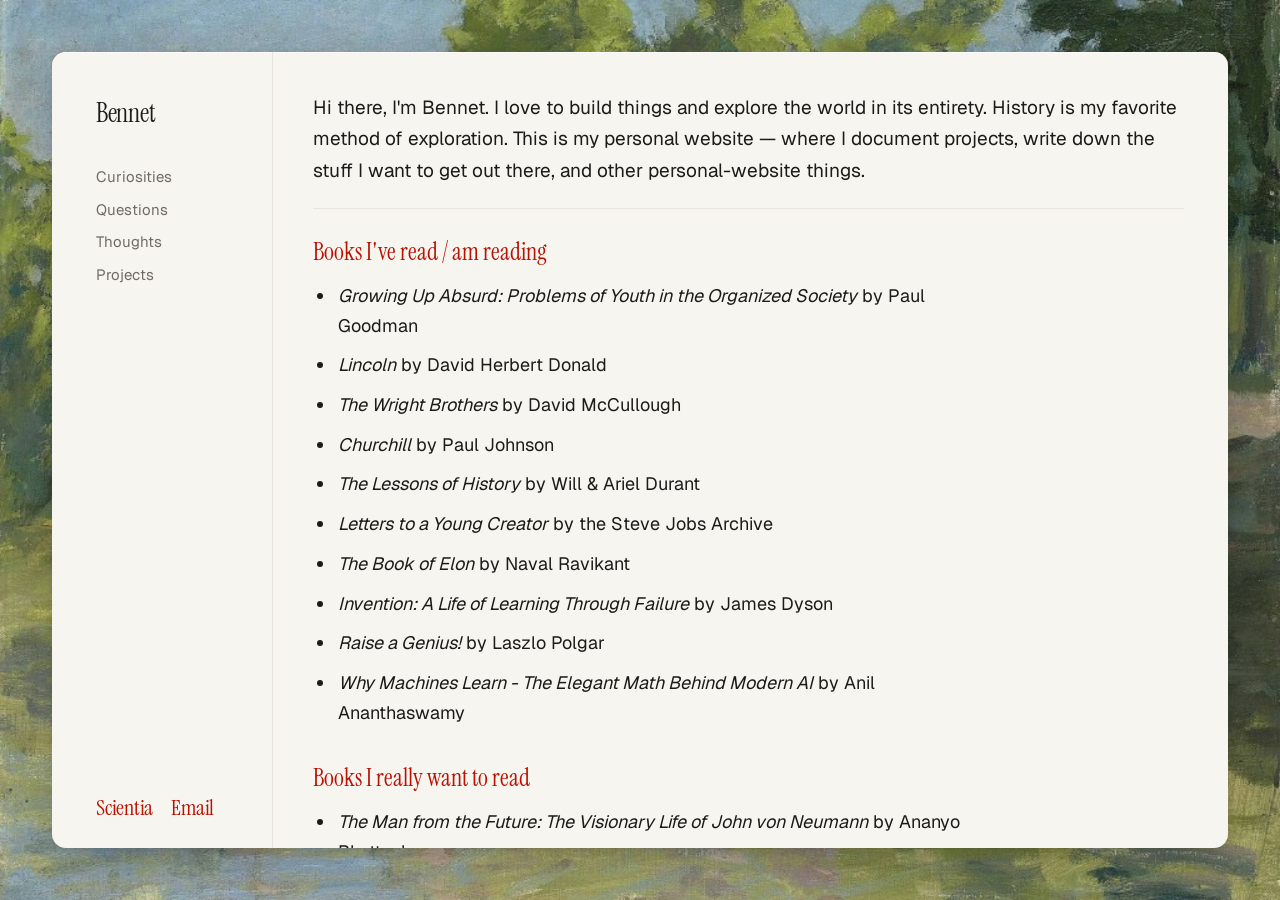
<file: index.html>
<!doctype html>
<html lang="en">
<head>
  <meta charset="utf-8">
  <meta name="viewport" content="width=device-width, initial-scale=1">
  <!-- Change "Benn" everywhere to whatever you want shown. -->
  <title>Bennet</title>
  <link rel="stylesheet" href="style.css">
</head>
<body>
  <div class="layout">

    <!-- ===== Sidebar (the same block appears on every page) ===== -->
    <aside class="sidebar">
      <div class="site-name"><a href="index.html">Bennet</a></div>
      <nav class="nav">
        <a href="curiosities.html">Curiosities</a>
        <a href="questions.html">Questions</a>
        <a href="thoughts.html">Thoughts</a>
        <a href="projects.html">Projects</a>
      </nav>
      <div class="company-link"><a href="https://scientia.bennetsc.com">Scientia</a><a href="mailto:bennet@bennetsc.com">Email</a></div>
    </aside>

    <!-- ===== Page content ===== -->
    <main class="content">
      <p class="lede">Hi there, I'm Bennet. I love to build things and explore the world in its entirety. History is my favorite method of exploration. This is my personal website — where I document projects, write down the stuff I want to get out there, and other personal-website things.</p>

      <section class="about-section">
        <h2>Books I've read / am reading</h2>
        <ul>
          <li><em>Growing Up Absurd: Problems of Youth in the Organized Society</em> by Paul Goodman</li>
          <li><em>Lincoln</em> by David Herbert Donald</li>
          <li><em>The Wright Brothers</em> by David McCullough</li>
          <li><em>Churchill</em> by Paul Johnson</li>
          <li><em>The Lessons of History</em> by Will &amp; Ariel Durant</li>
          <li><em>Letters to a Young Creator</em> by the Steve Jobs Archive</li>
          <li><em>The Book of Elon</em> by Naval Ravikant</li>
          <li><em>Invention: A Life of Learning Through Failure</em> by James Dyson</li>
          <li><em>Raise a Genius!</em> by Laszlo Polgar</li>          
          <li><em>Why Machines Learn - The Elegant Math Behind Modern AI</em> by Anil Ananthaswamy</li>

        </ul>
      </section>

      <section class="about-section">
        <h2>Books I really want to read</h2>
        <ul>
          <li><em>The Man from the Future: The Visionary Life of John von Neumann</em> by Ananyo Bhattacharya</li>
          <li><em>The Decline and Fall of the Roman Empire</em>, volumes 1–6, by Edward Gibbon</li>
          <li><em>Genius: The Life and Science of Richard Feynman</em> by James Gleick</li>
          <li><em>The Wealth of Nations</em> by Adam Smith</li>
          <li><em>Storm of Steel</em> by Ernst Jünger</li>
          <li><em>American Prometheus: The Triumph and Tragedy of J. Robert Oppenheimer</em> by Kai Bird</li>
          <li><em>What Do You Care What Other People Think?: Further Adventures of a Curious Character</em> by Richard P. Feynman</li>
          <li><em>John Adams</em> by David McCullough</li>
          <li><em>History Matters</em> by David McCullough</li>
        </ul>
      </section>

      <section class="about-section">
        <h2>Favorite Podcasts</h2>
        <ul>
          <li>Founders</li>
          <li>David Senra</li>
          <li>Hardcore History</li>
          <li>Acquired</li>
          <li>Life of Caesar by Cameron Reilly & Ray Harris</li>
          <li>The Plutarch Podcast</li>

        </ul>
      </section>

      <section class="about-section">
        <h2>Fascinating People</h2>
        <ul>
          <li>Richard P. Feynman</li>
          <li>Claude Shannon</li>
          <li>Alexander the Great</li>
          <li>J. Robert Oppenheimer</li>
          <li>Napoleon Bonaparte</li>
          <li>Wilbur &amp; Orville Wright</li>
          <li>Edwin Land</li>
          <li>Jesus</li>
          <li>Will Durant</li>
          <li>Bill Gates</li>
          <li>John D. Rockefeller</li>
          <li>Abraham Lincoln</li>
          <li>Patrick Collison</li>
          <li>Winston Churchill</li>
          <li>Isaac Newton</li>
          <li>James Dyson</li>
          <li>George Washington</li>
          <li>Elon Musk</li>
          <li>Palmer Luckey</li>
        </ul>
      </section>

      <section class="about-section">
        <h2>Life philosophy</h2>
        <ul class="philosophy">
          <li><strong>Be kind.</strong> Make somebody's day better. Treat them better than anybody has ever treated them before.</li>
          <li><strong>Be default happy.</strong> There is absolutely no upside in being miserable, and there is only gain in being happy.</li>
          <li><strong>Be useful.</strong> Do or make something that would improve the life of somebody, somewhere.</li>
          <li><strong>Be different.</strong> Stop copying the crowd. Introduce a new, unique way of experiencing life. It makes you special.</li>
          <li><strong>Think independently and reason into belief.</strong> Just because the herd is jumping off a cliff doesn't make it right.</li>
          <li><strong>Conform.</strong> It is important to be harmonious on a minimal foundation with society, or else society doesn't work.</li>
          <li><strong>Be curious. Be curious. Be curious.</strong> Being curious about everything widens your understanding exponentially.</li>
          <li><strong>Read!</strong> Read a fucking history book. You do not know <em>anything</em> about life unless you've read history books.</li>
          <li><strong>Focus.</strong> Focus on the important things in life. Focus on your goal. Limit what you pursue to just three goals.</li>
          <li><strong>Family.</strong> One of those goals should be your family. There exists no better experience in life than a loving family.</li>
          <li><strong>Purpose.</strong> Have a purpose in life. People with no purpose slowly wither away a miserable and useless existence.</li>
          <li><strong>Help.</strong> Always help anybody and everybody when you can. It is both self-fulfilling and improves a person's life.</li>
        </ul>
      </section>
    </main>

  </div>
</body>
</html>
</file>
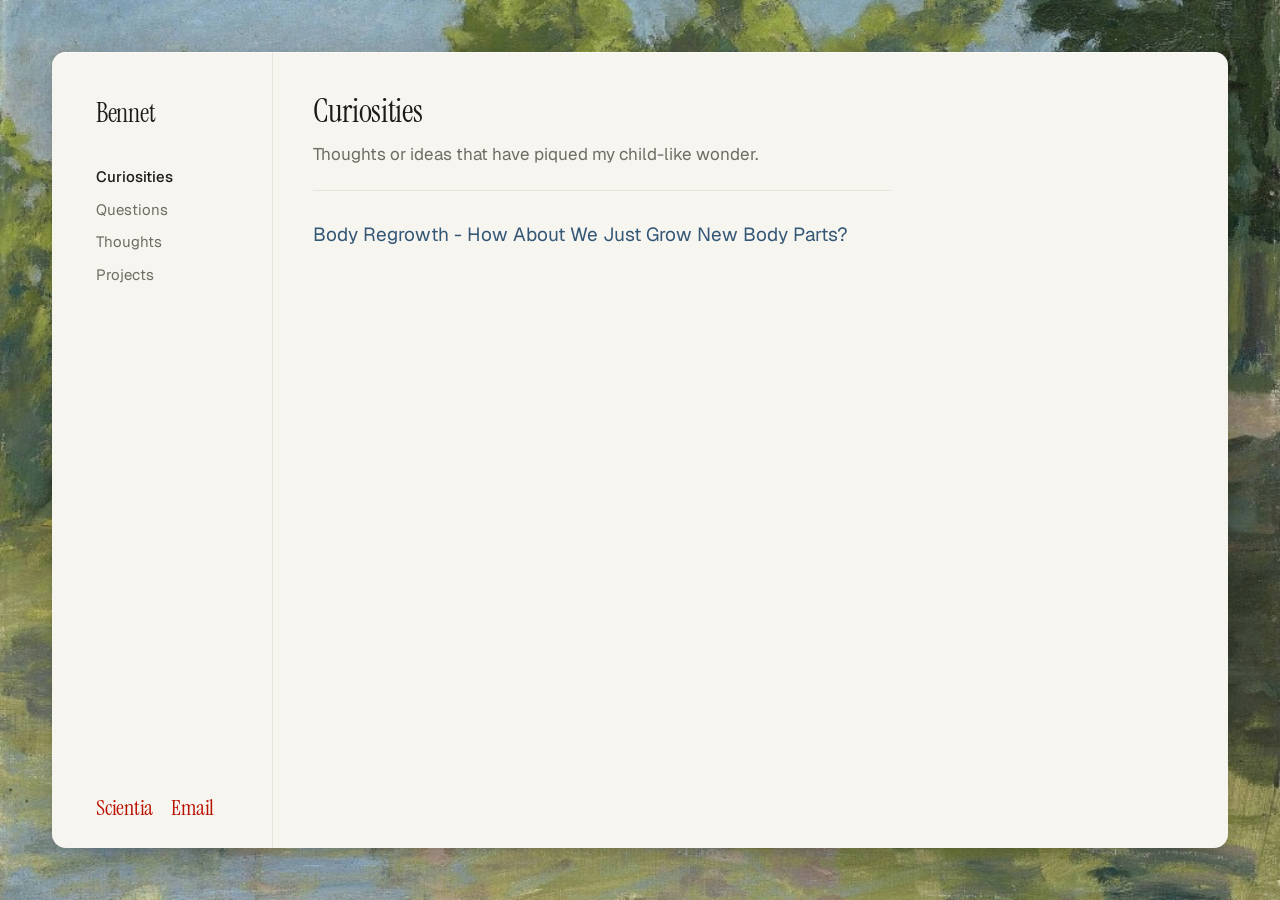
<file: curiosities.html>
<!doctype html>
<html lang="en">
<head>
  <meta charset="utf-8">
  <meta name="viewport" content="width=device-width, initial-scale=1">
  <title>Curiosities — Benn</title>
  <link rel="stylesheet" href="style.css">
</head>
<body>
  <div class="layout">

    <aside class="sidebar">
      <div class="site-name"><a href="index.html">Bennet</a></div>
      <nav class="nav">
        <a href="curiosities.html" class="active">Curiosities</a>
        <a href="questions.html">Questions</a>
        <a href="thoughts.html">Thoughts</a>
        <a href="projects.html">Projects</a>
      </nav>
      <div class="company-link"><a href="https://scientia.bennetsc.com">Scientia</a><a href="mailto:bennet@bennetsc.com">Email</a></div>
    </aside>

    <main class="content">
      <h1>Curiosities</h1>
      <p class="description">Thoughts or ideas that have piqued my child-like wonder.</p>

      <ul class="essays">
        <li><a href="Essays/body_regrowth.html">Body Regrowth - How About We Just Grow New Body Parts?</a></li>
      </ul>
    </main>

  </div>
</body>
</html>
</file>
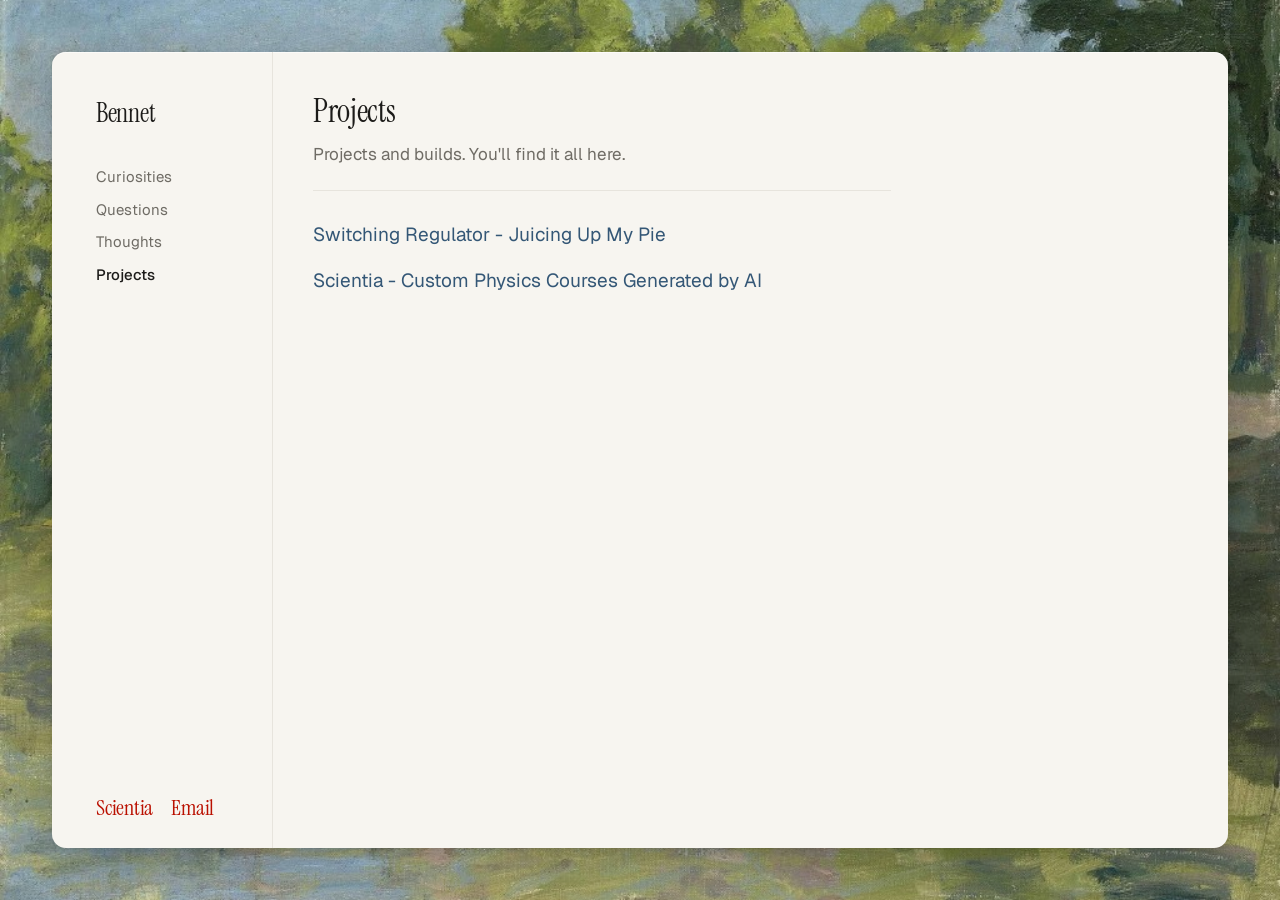
<file: projects.html>
<!doctype html>
<html lang="en">
<head>
  <meta charset="utf-8">
  <meta name="viewport" content="width=device-width, initial-scale=1">
  <title>Projects — Benn</title>
  <link rel="stylesheet" href="style.css">
</head>
<body>
  <div class="layout">

    <aside class="sidebar">
      <div class="site-name"><a href="index.html">Bennet</a></div>
      <nav class="nav">
        <a href="curiosities.html">Curiosities</a>
        <a href="questions.html">Questions</a>
        <a href="thoughts.html">Thoughts</a>
        <a href="projects.html" class="active">Projects</a>
      </nav>
      <div class="company-link"><a href="https://scientia.bennetsc.com">Scientia</a><a href="mailto:bennet@bennetsc.com">Email</a></div>
    </aside>

    <main class="content">
      <h1>Projects</h1>
      <p class="description">Projects and builds. You'll find it all here.</p>

      <ul class="essays">
        <li><a href="Essays/Switching Regulator.html">Switching Regulator - Juicing Up My Pie</a></li>
        <li><a href="Essays/Scientia.html">Scientia - Custom Physics Courses Generated by AI</a></li>
      </ul>
    </main>

  </div>
</body>
</html>
</file>
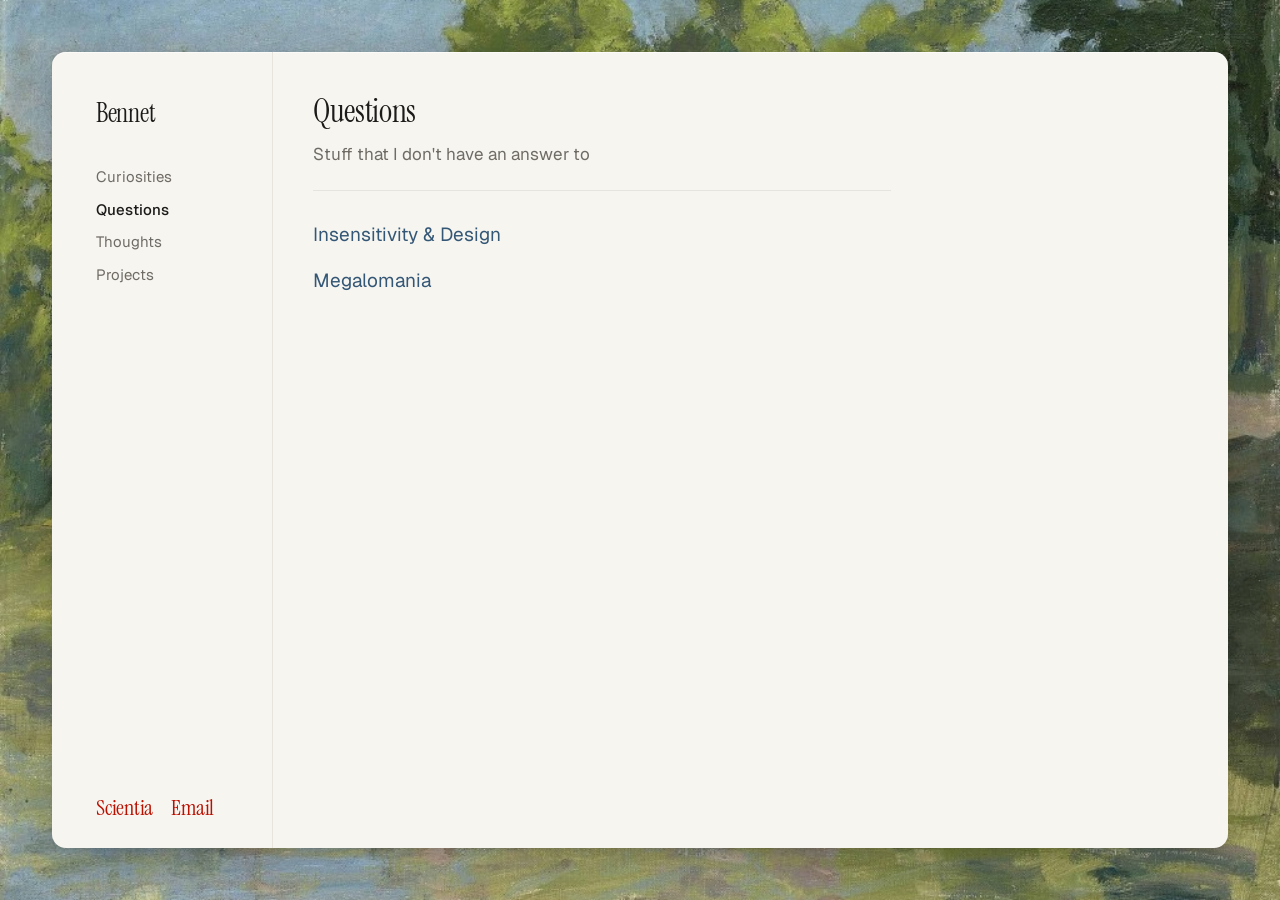
<file: questions.html>
<!doctype html>
<html lang="en">
<head>
  <meta charset="utf-8">
  <meta name="viewport" content="width=device-width, initial-scale=1">
  <title>Questions — Benn</title>
  <link rel="stylesheet" href="style.css">
</head>
<body>
  <div class="layout">

    <aside class="sidebar">
      <div class="site-name"><a href="index.html">Bennet</a></div>
      <nav class="nav">
        <a href="curiosities.html">Curiosities</a>
        <a href="questions.html" class="active">Questions</a>
        <a href="thoughts.html">Thoughts</a>
        <a href="projects.html">Projects</a>
      </nav>
      <div class="company-link"><a href="https://scientia.bennetsc.com">Scientia</a><a href="mailto:bennet@bennetsc.com">Email</a></div>
    </aside>

    <main class="content">
      <h1>Questions</h1>
      <p class="description">Stuff that I don't have an answer to</p>

      <ul class="essays">
        <li><a href="Essays/Insenstivity.html">Insensitivity & Design</a></li>
        <li><a href="Essays/megalomania.html">Megalomania</a></li>
      </ul>
    </main>

  </div>
</body>
</html>
</file>
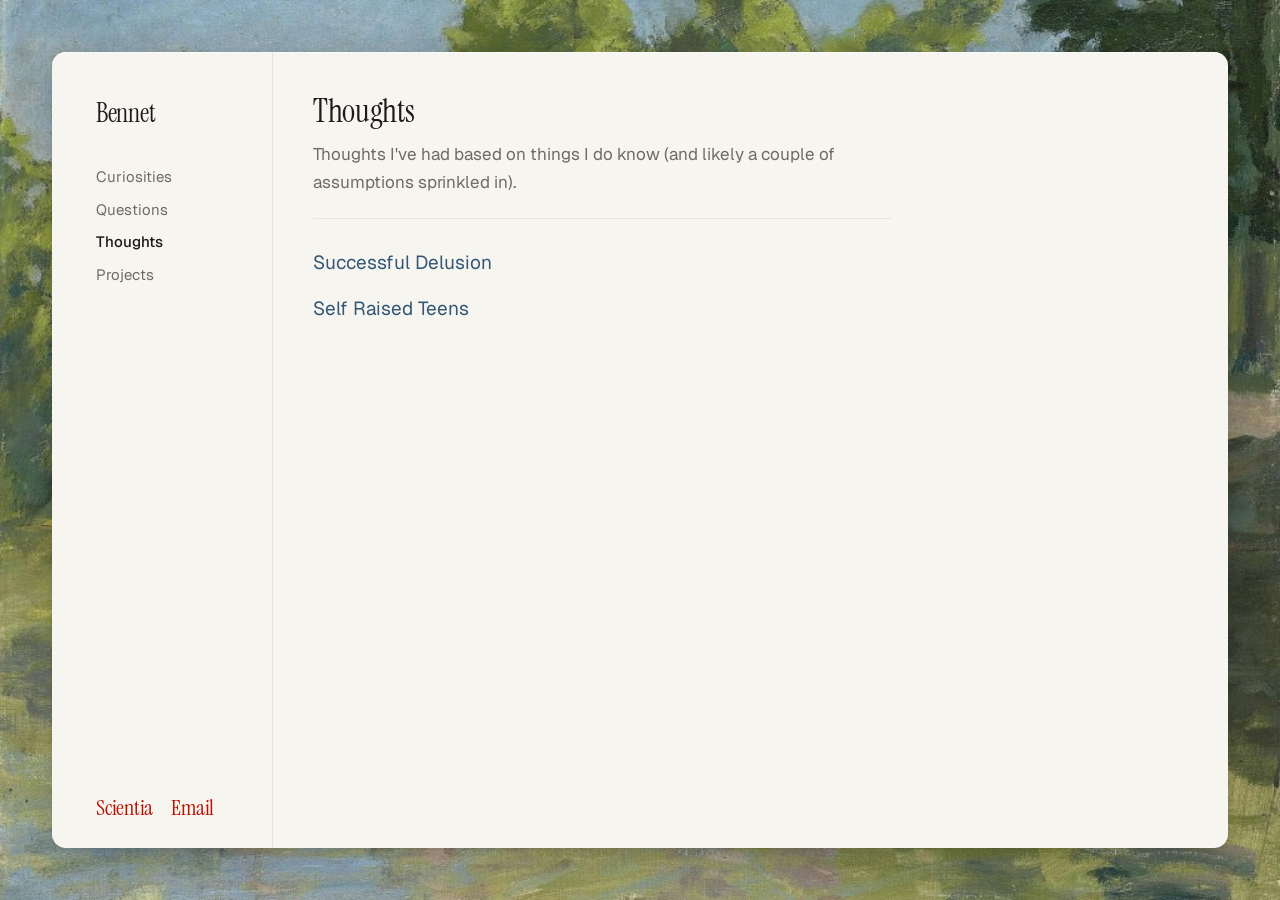
<file: thoughts.html>
<!doctype html>
<html lang="en">
<head>
  <meta charset="utf-8">
  <meta name="viewport" content="width=device-width, initial-scale=1">
  <title>Thoughts — Benn</title>
  <link rel="stylesheet" href="style.css">
</head>
<body>
  <div class="layout">

    <aside class="sidebar">
      <div class="site-name"><a href="index.html">Bennet</a></div>
      <nav class="nav">
        <a href="curiosities.html">Curiosities</a>
        <a href="questions.html">Questions</a>
        <a href="thoughts.html" class="active">Thoughts</a>
        <a href="projects.html">Projects</a>
      </nav>
      <div class="company-link"><a href="https://scientia.bennetsc.com">Scientia</a><a href="mailto:bennet@bennetsc.com">Email</a></div>
    </aside>

    <main class="content">
      <h1>Thoughts</h1>
      <p class="description">Thoughts I've had based on things I do know (and likely a couple of assumptions sprinkled in).</p>

      <ul class="essays">
        <li><a href="Essays/successful-delusion.html">Successful Delusion</a></li>
        <li><a href="Essays/self-raised-teens.html">Self Raised Teens</a></li>
      </ul>
    </main>

  </div>
</body>
</html>
</file>
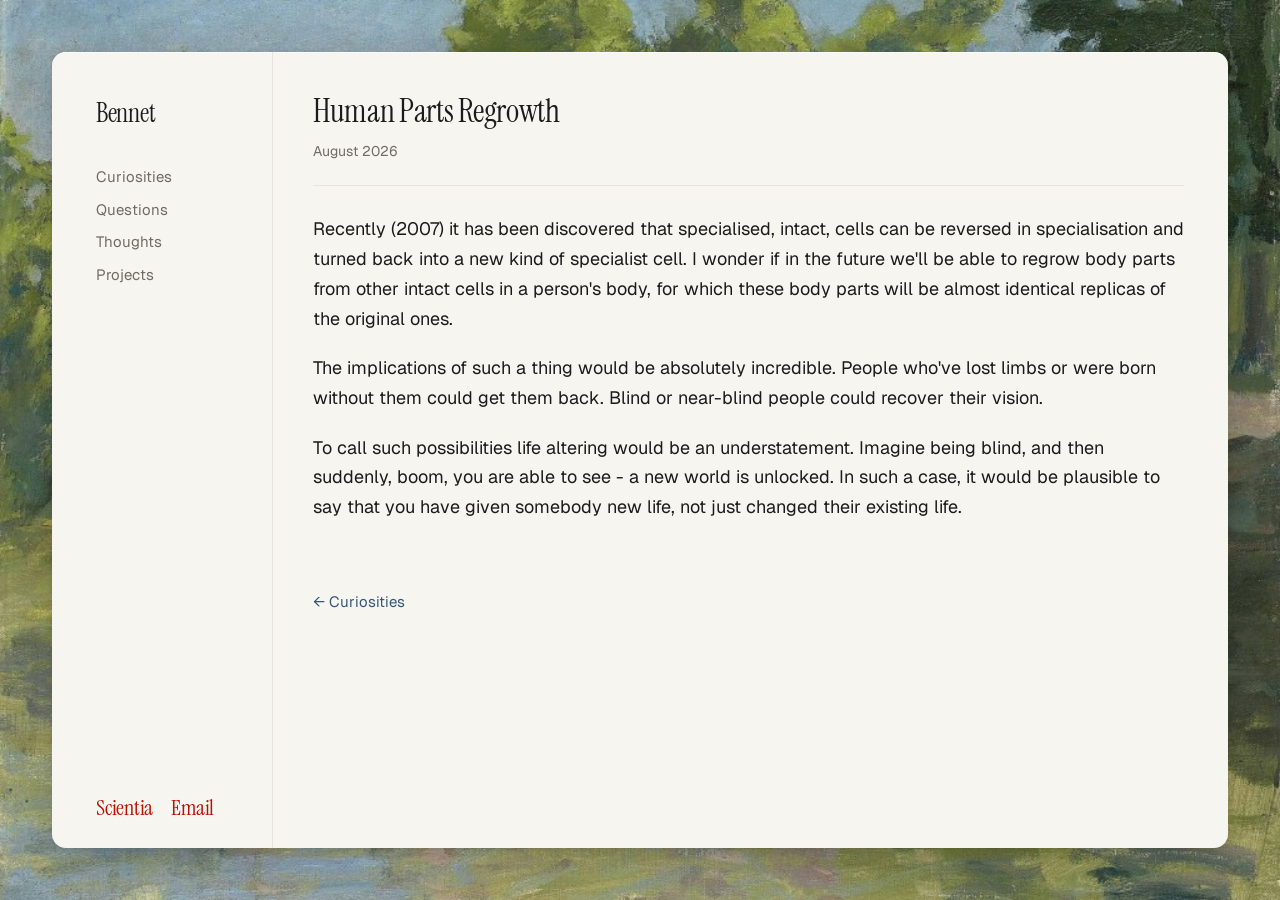
<file: Essays/body_regrowth.html>
<!doctype html>
<html lang="en">
<head>
  <meta charset="utf-8">
  <meta name="viewport" content="width=device-width, initial-scale=1">
  <!-- The <title> shows in the browser tab. Match it to your essay. -->
  <title>Insensitivity — Bennet</title>
  <link rel="stylesheet" href="../style.css">
</head>
<body>
  <div class="layout">

    <aside class="sidebar">
      <div class="site-name"><a href="../index.html">Bennet</a></div>
      <nav class="nav">
        <a href="../curiosities.html">Curiosities</a>
        <a href="../questions.html">Questions</a>
        <a href="../thoughts.html">Thoughts</a>
        <a href="../projects.html">Projects</a>
      </nav>
      <div class="company-link"><a href="https://scientia.bennetsc.com">Scientia</a><a href="mailto:bennet@bennetsc.com">Email</a></div>
    </aside>

    <main class="content">
      <article>
        <!-- ===== Essay starts here ===== -->
        <h1>Human Parts Regrowth</h1>
        <p class="meta">August 2026</p>

        <p>
          Recently (2007) it has been discovered that specialised, intact, cells can be reversed in specialisation and turned
          back into a new kind of specialist cell. I wonder if in the future we'll be able to regrow body parts from other 
          intact cells in a person's body, for which these body parts will be almost identical replicas of the original ones. 
        </p>        

        <p>
          The implications of such a thing would be absolutely incredible. People who've lost limbs or were born without 
          them could get them back. Blind or near-blind people could recover their vision. 
        </p>        

        <p>
          To call such possibilities life altering would be an understatement. Imagine being blind, and then suddenly, 
          boom, you are able to see - a new world is unlocked. In such a case, it would be plausible to say that you have 
          given somebody new life, not just changed their existing life.
        </p>        

        <!-- ===== Essay ends here ===== -->

        <!-- This back-link returns to the section. Point it at whichever
             section the essay belongs to. -->
        <a class="back" href="../curiosities.html">&larr; Curiosities</a>
      </article>
    </main>

  </div>
</body>
</html>
</file>
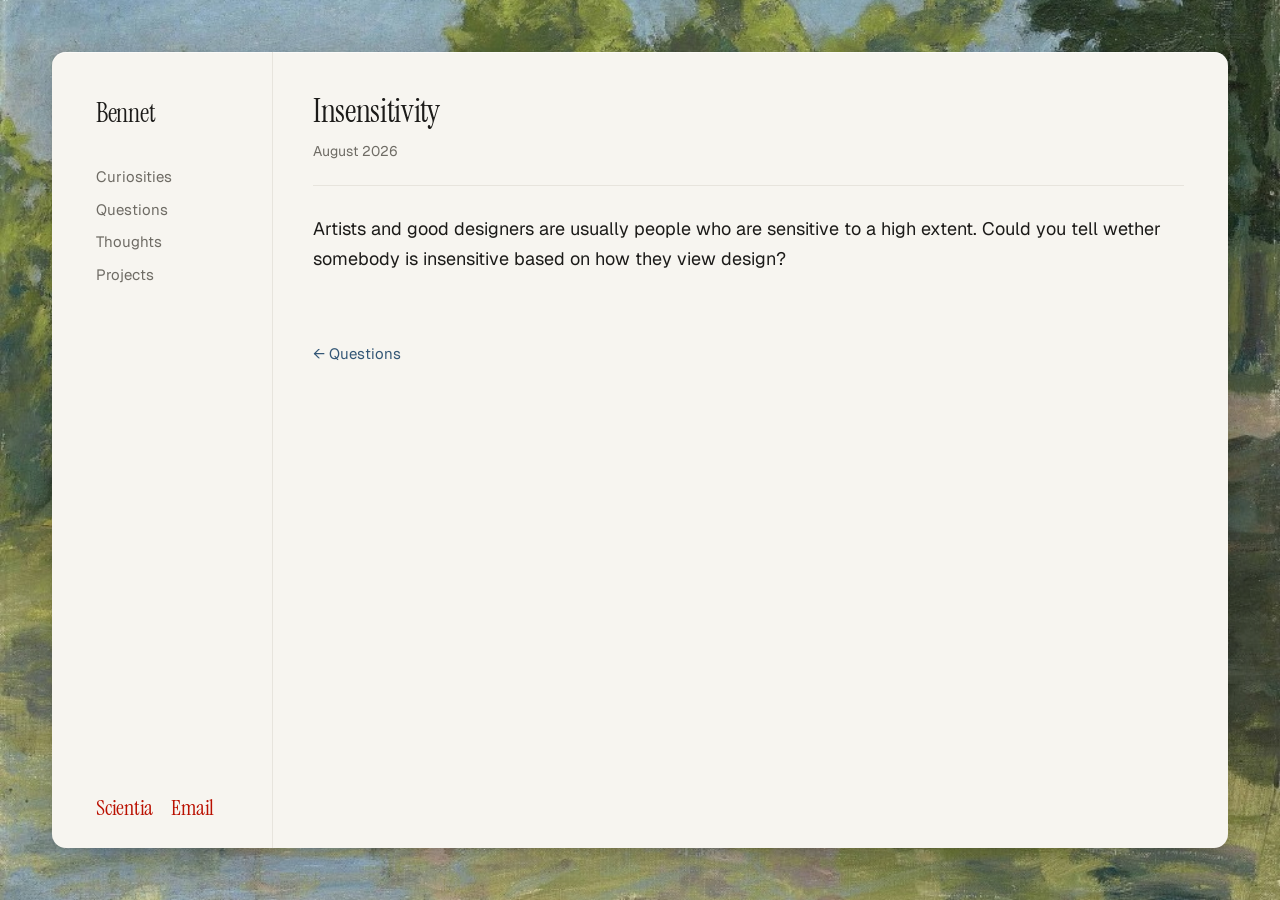
<file: Essays/Insenstivity.html>
<!doctype html>
<html lang="en">
<head>
  <meta charset="utf-8">
  <meta name="viewport" content="width=device-width, initial-scale=1">
  <!-- The <title> shows in the browser tab. Match it to your essay. -->
  <title>Insensitivity — Bennet</title>
  <link rel="stylesheet" href="../style.css">
</head>
<body>
  <div class="layout">

    <aside class="sidebar">
      <div class="site-name"><a href="../index.html">Bennet</a></div>
      <nav class="nav">
        <a href="../curiosities.html">Curiosities</a>
        <a href="../questions.html">Questions</a>
        <a href="../thoughts.html">Thoughts</a>
        <a href="../projects.html">Projects</a>
      </nav>
      <div class="company-link"><a href="https://scientia.bennetsc.com">Scientia</a><a href="mailto:bennet@bennetsc.com">Email</a></div>
    </aside>

    <main class="content">
      <article>
        <!-- ===== Essay starts here ===== -->
        <h1>Insensitivity</h1>
        <p class="meta">August 2026</p>

        <p>Artists and good designers are usually people who are sensitive to a high extent. Could you tell wether somebody is insensitive based on how they view design?</p>        

        <!-- ===== Essay ends here ===== -->

        <!-- This back-link returns to the section. Point it at whichever
             section the essay belongs to. -->
        <a class="back" href="../questions.html">&larr; Questions</a>
      </article>
    </main>

  </div>
</body>
</html>
</file>
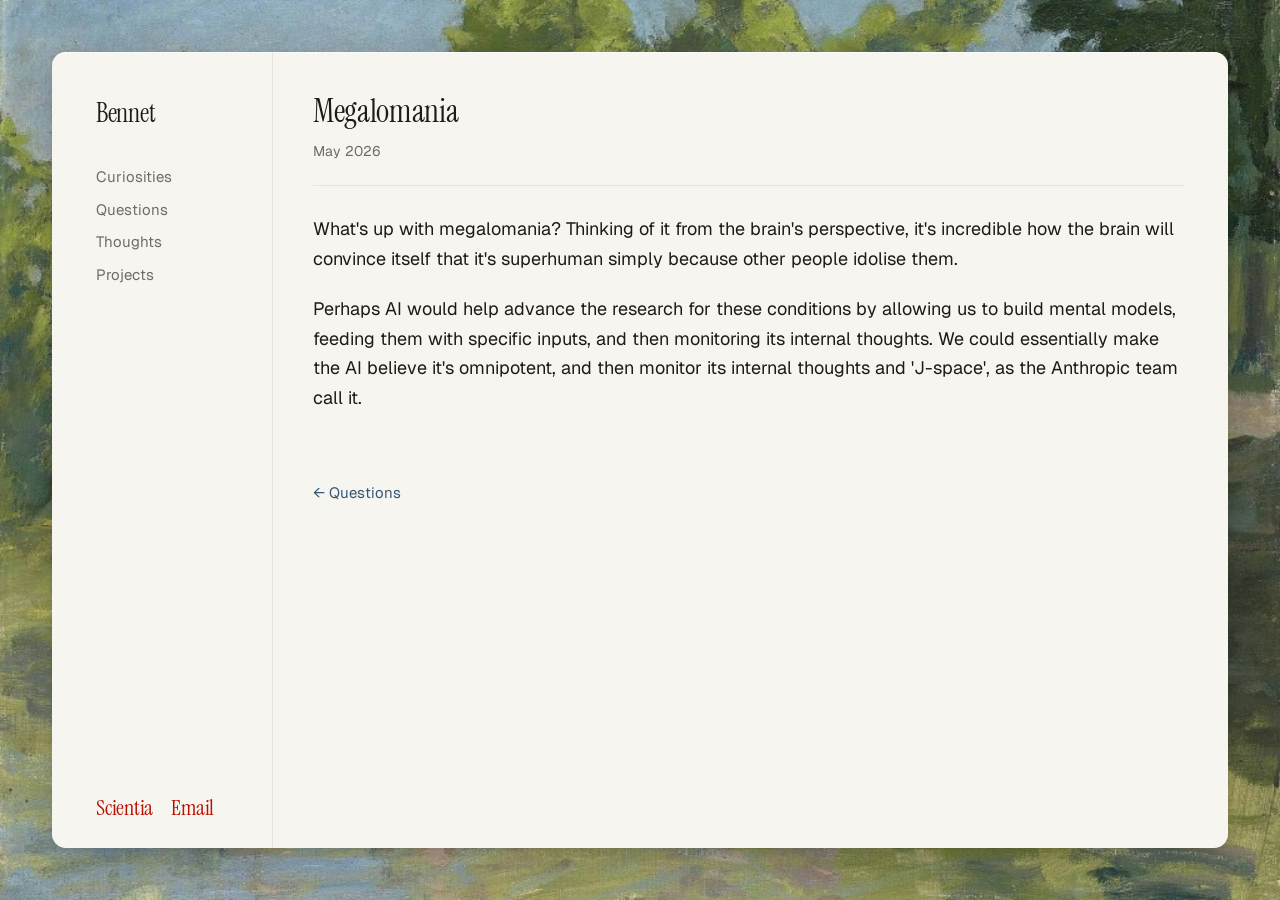
<file: Essays/megalomania.html>
<!doctype html>
<html lang="en">
<head>
  <meta charset="utf-8">
  <meta name="viewport" content="width=device-width, initial-scale=1">
  <!-- The <title> shows in the browser tab. Match it to your essay. -->
  <title>Megalomania — Bennet</title>
  <link rel="stylesheet" href="../style.css">
</head>
<body>
  <div class="layout">

    <aside class="sidebar">
      <div class="site-name"><a href="../index.html">Bennet</a></div>
      <nav class="nav">
        <a href="../curiosities.html">Curiosities</a>
        <a href="../questions.html">Questions</a>
        <a href="../thoughts.html">Thoughts</a>
        <a href="../projects.html">Projects</a>
      </nav>
      <div class="company-link"><a href="https://scientia.bennetsc.com">Scientia</a><a href="mailto:bennet@bennetsc.com">Email</a></div>
    </aside>

    <main class="content">
      <article>
        <!-- ===== Essay starts here ===== -->
        <h1>Megalomania</h1>
        <p class="meta">May 2026</p>

        <p>What's up with megalomania? Thinking of it from the brain's perspective, it's incredible how the brain will convince
          itself that it's superhuman simply because other people idolise them. </p>

         <p>Perhaps AI would help advance the research for these conditions by allowing us to build mental
          models, feeding them with specific inputs, and then monitoring its internal thoughts. We could essentially make the AI 
          believe it's omnipotent, and then monitor its internal thoughts and 'J-space', as the Anthropic team call it.
        </p> 
        

        <!-- ===== Essay ends here ===== -->

        <!-- This back-link returns to the section. Point it at whichever
             section the essay belongs to. -->
        <a class="back" href="../questions.html">&larr; Questions</a>
      </article>
    </main>

  </div>
</body>
</html>
</file>
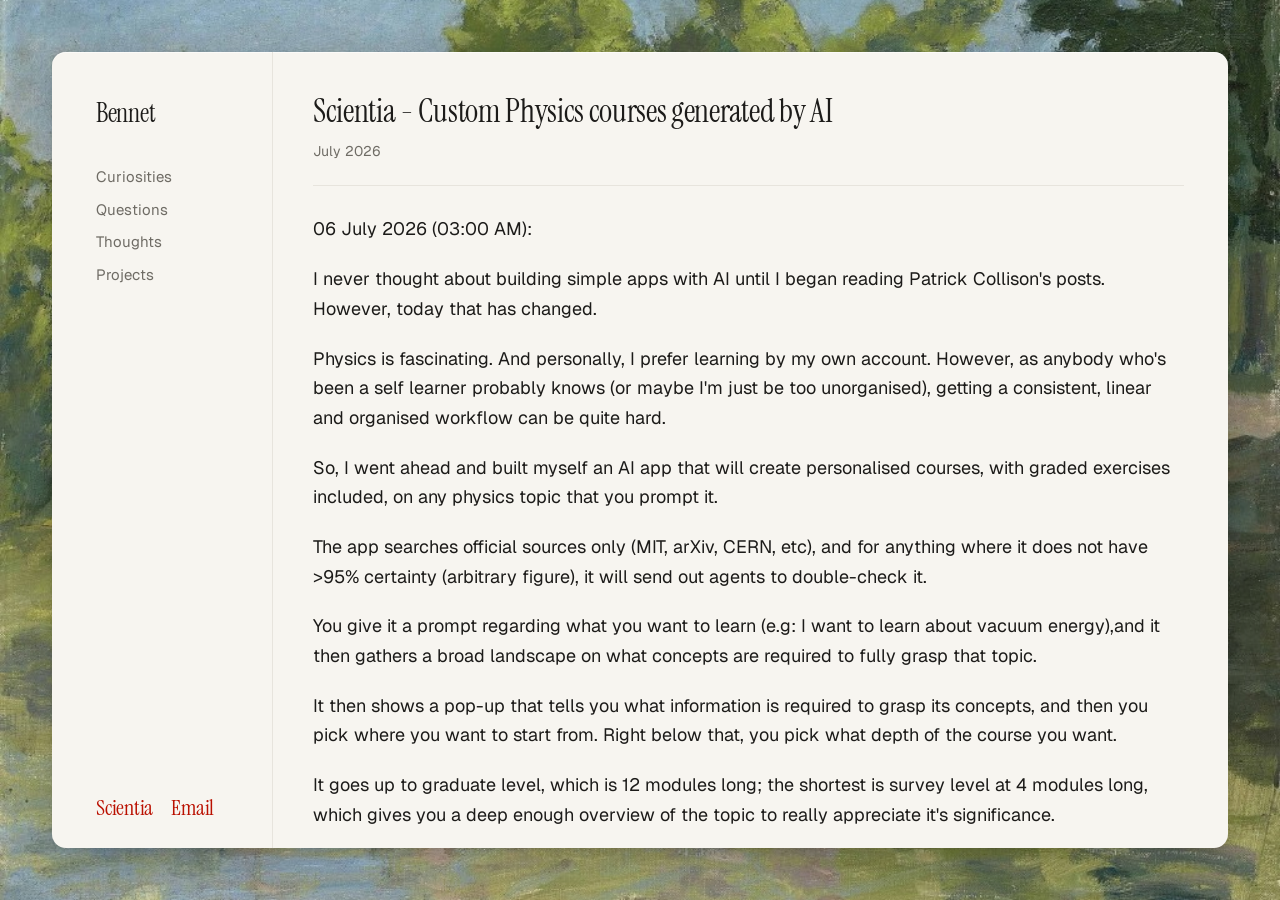
<file: Essays/Scientia.html>
<!doctype html>
<html lang="en">
<head>
  <meta charset="utf-8">
  <meta name="viewport" content="width=device-width, initial-scale=1">
  <!-- The <title> shows in the browser tab. Match it to your essay. -->
  <title>Scientia — Bennet</title>
  <link rel="stylesheet" href="../style.css">
</head>
<body>
  <div class="layout">

    <aside class="sidebar">
      <div class="site-name"><a href="../index.html">Bennet</a></div>
      <nav class="nav">
        <a href="../curiosities.html">Curiosities</a>
        <a href="../questions.html">Questions</a>
        <a href="../thoughts.html">Thoughts</a>
        <a href="../projects.html">Projects</a>
      </nav>
      <div class="company-link"><a href="https://scientia.bennetsc.com">Scientia</a><a href="mailto:bennet@bennetsc.com">Email</a></div>
    </aside>

    <main class="content">
      <article>
        <!-- ===== Essay starts here ===== -->
        <h1>Scientia - Custom Physics courses generated by AI</h1>
        <p class="meta">July 2026</p>

<p> 06 July 2026 (03:00 AM): </p>

<p>I never thought about building simple apps with AI until I began reading Patrick Collison's posts. However, today that has changed. </p>

<p>Physics is fascinating. And personally, I prefer learning by my own account. However, as anybody who's been a self learner probably knows (or maybe I'm just be too unorganised), getting a consistent, linear and organised workflow can be quite hard. </p>

<p>So, I went ahead and built myself an AI app that will create personalised courses, with graded exercises included, on any physics topic that you prompt it. </p>

<p>The app searches official sources only (MIT, arXiv, CERN, etc), and for anything where it does not have >95% certainty (arbitrary figure), it will send out agents to double-check it. </p>

<p>You give it a prompt regarding what you want to learn (e.g: I want to learn about vacuum energy),and it then gathers a broad landscape on what concepts are required to fully grasp that topic. </p>

<p>It then shows a pop-up that tells you what information is required to grasp its concepts, and then you pick where you want to start from. Right below that, you pick what depth of the course you want. </p>

<p>It goes up to graduate level, which is 12 modules long; the shortest is survey level at 4 modules long, which gives you a deep enough overview of the topic to really appreciate it's significance.</p>

<p>It generates the entire course as a PDF that you download. </p>

<p>Here's a preview of what it looks like. It eats up tokens as if there were an infinite supply of them... I gave it $5 worth of tokens to create a survey-level course, and it barely got through a quarter of the course generation before it ran out. So you're probably looking at a cost of $15 - $50 per course in tokens. </p>

<p>You can get very specific with this too, so you can go really in depth on any topic you choose. Ideally, it would be a very close equivalent to asking a Nobel Prize-winning physicist to lecture you on a topic.</p>

<p>06 July 2026 (9:52h PM):</p>

<p>As it turns out, every module generation failed because of some arbitrary time limit in the module research process.</p>

<p>As Opus would research the topics for each module, instead of receiving the information in real time and saving it, it would just wait until the entire chunk was gathered. </p>

<p>This took multiple minutes, without a response, so it would time out and throw an error and turn all your precious tokens to dust. </p>

<p>So I've updated the module generation process so that it gets all the information in real time, and builds everything up in real time, and then saves it to memory in case the module generation process fails at any point, saving your precious tokens. </p>

<p>So now I managed to get module 1 generated for this course. It's pretty good. A very academic read and doesn't really explain the concept, but rather tells it. That'll be something to fix later. Hm..</p>

<p>However, now that the module had the chance to complete, I realised how many damn tokens the thing uses. It consumes tokens like a black hole consumes matter. $10 of credit got me the first module, and a little of the second module.</p>

<p>So for this I went ahead and split up the module generation into processes with different AI models. The PDF framework and research (intake, syllabus, error finding, etc) is performed with Opus 4.8. The actual execution part (so, generating the PDF, fact checking, exercises, etc) is performed by Sonnet 5.</p>

<p>Hopefully this will decrease token usage noticeably. I'm hoping for around 25% decrease. Yet to test out, though, as I've thrown $25 in tokens, and I am currently on the ramen diet. That's about 13 lunches right there thrown out the window.</p>

<p>To save (not really, but sort of) on tokens I've also added a feature to connect your Claude Code account, so it can generate a course with your Claude AI monthly subscription instead. Going to test this out later and see how far it gets me</p>

<p>Update - 08 July 2026 (2:45 AM):</p>

<p>Well, I've been able to significantly reduce token usage. Or better said, Mr.Fable and I have. Team effort FTW! </p>

<p>Fable added token caching into the model partitioning mix, which not only has reduced token costs by absolutely astronomical scales, but also sped up the process somewhat (seemingly negligible on complex topics such as Quantum Chromodynamics, but very noticeable on matters that build up on each other, such as cosmic inflation) </p>

<p>Overall, I've seen up to a 10x token cost reduction. The cosmic inflation survey course (4 modules) cost me right around $1.20 to generate, and used some 2.2M tokens, compared to the first course (mentioned on __, which cost around $25 to generate and used some 1.5M tokens; one of the complex courses cost around $10 per module, which has now been reduced, in a QCD grad-level course generation, to around $2.20 per module, which is still nearly 5x cost reduction).</p>

<p>However my biggest gripe is how ridiculously long this takes. And I'm not talking long relative to modern standards, which could be like 20 - 30 minutes. A survey course will easily take an hour or more to generate. A grad-level course? Well, it took about 2 hours to generate 5 modules (longer time since it's more complex, and thus requires more research and proof-checking), so an estimated 4.8 hours for the entire grad course. Jeez. Thankfully it runs in the background when my Mac is turned off. </p>

<p>So I added a speed selector. You can use Anthropic's "fast mode", which costs twice as much and can operate up to 2.5x faster, however, real time savings will probably look more like 50% reduction, which is still considerable. That'd make the grad-level course a 2.4 hour generation and the survey a 30 minute generation - not too bad considering Claude's research tool can easily take up to 30 minutes.</p>

<p>Now, on to accuracy, which is the most important part, and the entire reason LLM's aren't widely adopted for STEM, especially hard physics. Apparently, LLM's are some 35% accurate on hard physics, which is just... useless. </p>

<p>So far - and unfortunately the edge cases are exactly the things that aren't within my scope of knowledge, so I can't really proof-read them beyond a basic overview of 'it looks right' - it seems to be >90% accurate. The main issues are actually on the LaTeX generation, where some code slips into the complex equations. </p>

<p>It can also repeat itself in some modules, or as in my latest cosmic inflation course generation, flat out write in the course that "... are questions this module
has not been able to fully document from verified sources here"</p>

<p>At least I know it tries its hardest to avoid hallucinating! Though it may be worth finding new sources. Hm.. </p>

<p>As for new features, I'm going to make a whole mathematics section for this too. There's some mathematics in some of these modules that I'm just guessing on, or haven't seen in a while. 
That should be about as easy as this to make. It's going to be a carbon-copy of the physics course, except it'll spit out mathematics instead of physics. </p>

<p>Update - 08 July 2026 (3:22 PM):</p>

<p>So, I added the math course generation. It's exactly the same as Scientia, except for math. There isn't much to it. </p>

<p>Update - 08 July 2026 (01:56 AM):</p>

<p>Tested it with Grok 4.5. It's supposed to use less tokens than Opus 4.8 and be significantly faster - and therefore ultimately cheaper -, so I thought I'd give it a try. For this, I tested it using the cosmic inflation course, to see how it would fair with the Claude setup in both cost and speed. </p>

<p>Lord. That was expensive. </p>

<p>It would've been a good shot if I hadn't implemented all the cost saving measures with Claude. But it failed on 3/4 modules, and blew through $14 worth of credits. Ouch. There goes a week worth of lunch. </p>

<p>For the one module it did generate, I honestly preferred its output. It felt more complete. Sure, maybe a little heavier on the math, but that's what makes everything come together. But there again, it isn't a fair test. Frontier Grok model vs Sonnet. I mean, that's like sticking Usain Bolt next to a 14 year old and having them race. Sorry kid, you're not going to win that one... I really want to stick Fable 5 into there and see what it throws out. </p>

<p>For fun, I hid the model names and asked Grok which document it thought was better. It picked its own output. Then I told it one model had used Nobel Prize sources while the other relied heavily on arXiv papers, and asked it to match the documents to the source lists. It got it exactly right and reasoned why the arXiv-heavy version ended up more mathematical with the same thoughts I had. That was unreasonably amusing.</p>

<p>Unfortunately, I've blown through more money in tokens than I'd spend in 3 weeks for food, and I've maxed out this week's Claude pro usage plan, so I can't run the same test with Claude. Fortunately, in less than 48 hours the limit resets. At least I got every penny's worth out of this subscription.</p>

<p>With that being said, the experiment was genuinely useful (and fascinating). The issues encountered with Grok (except for the domain whitelist) were completely reasonable for it being its first ever run. Claude has been optimised for cost savings (roughly 80% of the way there), whereas this was just tokens thrown at Grok. On Claude's first run using only Opus 4.8, it also failed on most, if not all, modules, and was actually more expensive. Grok 4.5 may be a great model to use for a 'high quality + speed' tier in the course generation process, where you're willing to spend more for higher quality and speed. </p>

<p>On another note - Fable 5 for coding has been genuinely impressive. It would be nice to have the budget to just throw tokens at it 24/7. </p>

<p>Update - 10 July 2026 (12:50 PM) </p>

<p>As it turns out, the cheap, $1.20 survey was just an outlier. I ran a test earlier in the morning, and it ate up $6 worth of tokens right before it got to writing the PDF modules. So, it doesn't really make sense to use Claude anymore. It cost the same as Grok 4.5, is slower, and I prefer Grok's output. </p>

<p>So today I'll be adding Grok API back to the app with an even crazier cost savings measure. </p>

<p>Update - 3:15 PM </p>

<p>Applied the first set of optimisations. Holy shit. That was fast. And cheap.</p>

<p>Grok 4.1 fast w/ reasoning + Grok 4.5</p>

<p>Entire research phase took 1 minute and 28 seconds, vs the 14 minutes and 42 seconds from Claude, and the 40+ minutes from the first optimisation layer. Cost? $0.56. No kidding. </p>

<p>The module generation took about 4 minutes and a half more or less, and cost $3.50 per module. That's expensive. Why? Well, since I upgraded fact-checking to Grok 4.5 (vs Sonnet 5 with claude), it actually became the slowest and most expensive part of the entire process. It accounted for >94% of the entire cost. If it would've been performed with Grok 4.1 fast w/ reasoning, it would've been about 10x cheaper. Damn. There goes my money. Shit. </p>

<p>So that's the next step. </p>

<p>15 & 16 July:</p>

<p>I've settled with Grok.</p>

<p>I've gotten the generation times for a survey, undergrad and grad course (respectively) down to an est. 14 minutes @ $1 to $3 per course, est. 27 minutes @ $3 - $5 per course and est. 35 minutes @ $5 - $9 per course. I can further reduce the times by about 2x with no cost savings, but that's for the future. </p>

<p>Then, as I was on Reddit looking at a post about Richard Feynman, I saw somebody had just posted a question regarding self-study physics courses, and I realised that hey, this could be useful to other people. So I set it up on my personal domain.</p>

<p>Now of course for people to use it, courses need to be linked to each specific user, so I quickly (literally, it took about 15 minutes of work) implemented account creations, passkeys, and user-assigned courses. </p>

<p>From here, I redesigned the entire UI to go from the raw, unfinished design to a nice, polished UI.</p>

        <!-- ===== Essay ends here ===== -->

        <!-- This back-link returns to the section. Point it at whichever
             section the essay belongs to. -->
        <a class="back" href="../projects.html">&larr; Projects</a>
      </article>
    </main>

  </div>
</body>
</html>
</file>
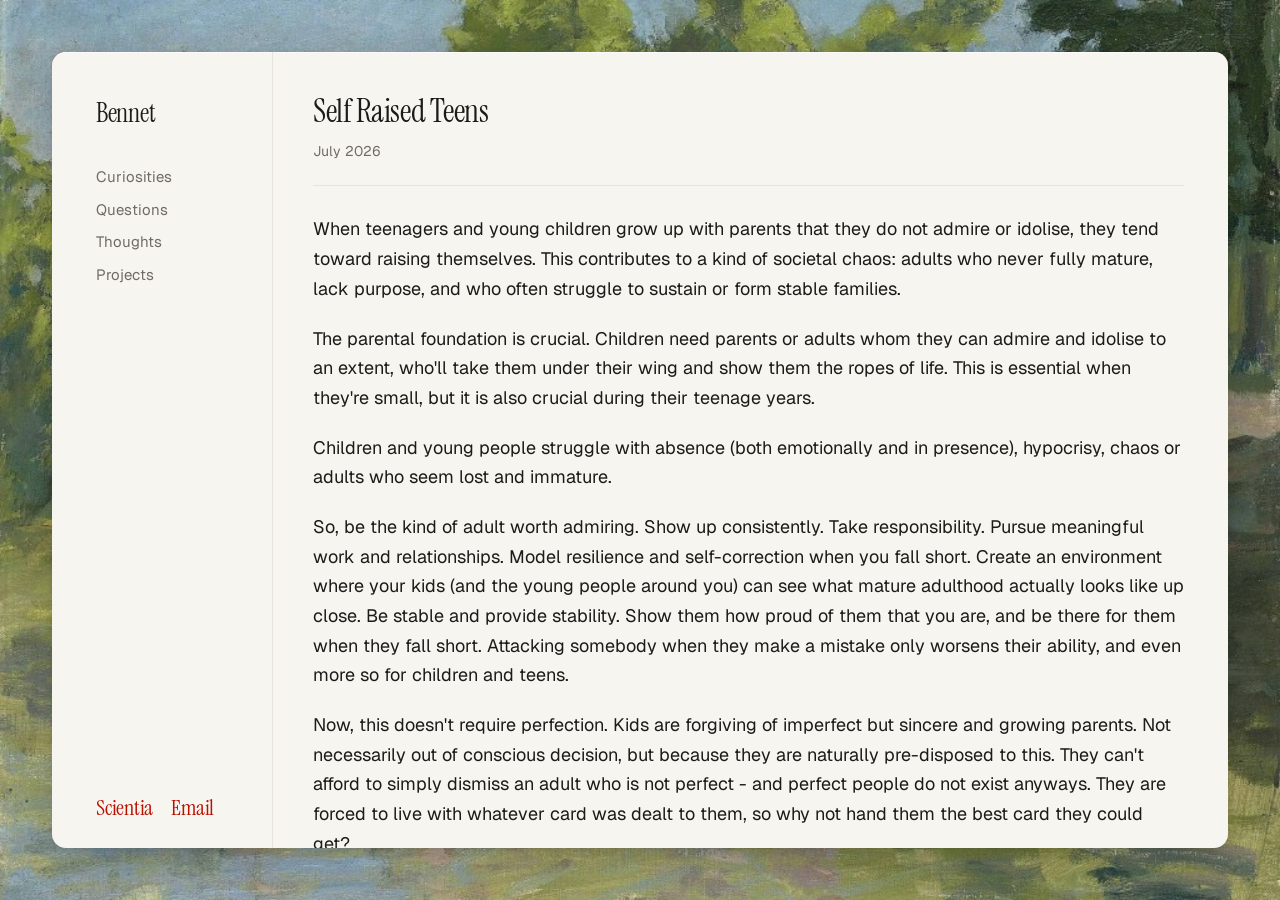
<file: Essays/self-raised-teens.html>
<!doctype html>
<html lang="en">
<head>
  <meta charset="utf-8">
  <meta name="viewport" content="width=device-width, initial-scale=1">
  <title>Self Raised Teens — Bennet</title>
  <link rel="stylesheet" href="../style.css">
</head>
<body>
  <div class="layout">

    <aside class="sidebar">
      <div class="site-name"><a href="../index.html">Bennet</a></div>
      <nav class="nav">
        <a href="../curiosities.html">Curiosities</a>
        <a href="../questions.html">Questions</a>
        <a href="../thoughts.html">Thoughts</a>
        <a href="../projects.html">Projects</a>
      </nav>
      <div class="company-link"><a href="https://scientia.bennetsc.com">Scientia</a><a href="mailto:bennet@bennetsc.com">Email</a></div>
    </aside>

    <main class="content">
      <article>
        <!-- ===== Essay starts here ===== -->
        <h1>Self Raised Teens</h1>
        <p class="meta">July 2026</p>

        <p>When teenagers and young children grow up with parents that they do not admire or idolise, they tend toward raising themselves. This contributes to a kind of societal chaos: adults who never fully mature, lack purpose, and who often struggle to sustain or form stable families.</p>

        <p>The parental foundation is crucial. Children need parents or adults whom they can admire and idolise to an extent, who'll take them under their wing and show them the ropes of life. This is essential when they're small, but it is also crucial during their teenage years.</p>

        <p>Children and young people struggle with absence (both emotionally and in presence), hypocrisy, chaos or adults who seem lost and immature.</p>

        <p>So, be the kind of adult worth admiring. Show up consistently. Take responsibility. Pursue meaningful work and relationships. Model resilience and self-correction when you fall short. Create an environment where your kids (and the young people around you) can see what mature adulthood actually looks like up close. Be stable and provide stability. Show them how proud of them that you are, and be there for them when they fall short. Attacking somebody when they make a mistake only worsens their ability, and even more so for children and teens.</p>

        <p>Now, this doesn't require perfection. Kids are forgiving of imperfect but sincere and growing parents. Not necessarily out of conscious decision, but because they are naturally pre-disposed to this. They can't afford to simply dismiss an adult who is not perfect - and perfect people do not exist anyways. They are forced to live with whatever card was dealt to them, so why not hand them the best card they could get?</p>

        <!-- ===== Essay ends here ===== -->

        <a class="back" href="../thoughts.html">&larr; Thoughts</a>
      </article>
    </main>

  </div>
</body>
</html>
</file>
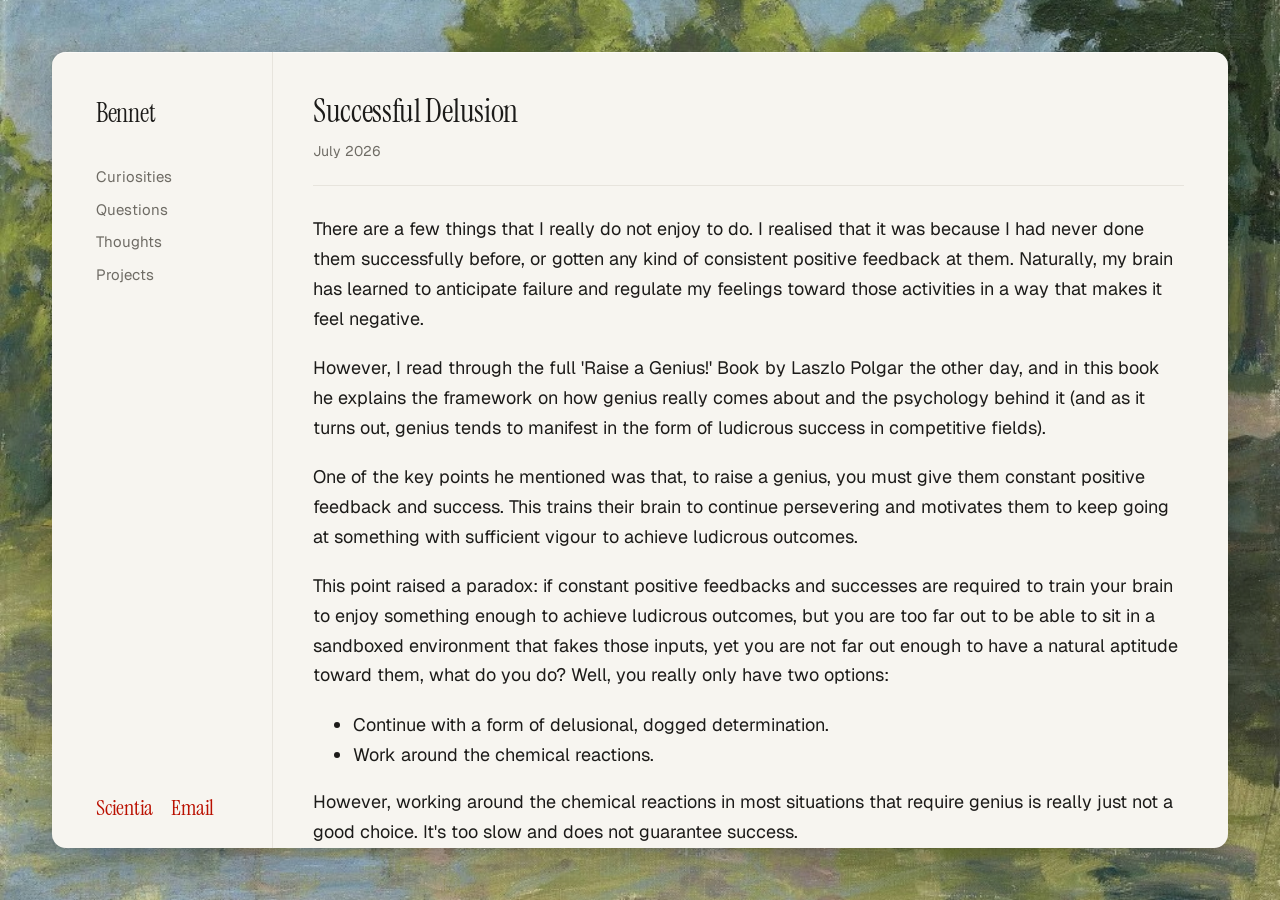
<file: Essays/successful-delusion.html>
<!doctype html>
<html lang="en">
<head>
  <meta charset="utf-8">
  <meta name="viewport" content="width=device-width, initial-scale=1">
  <title>Successful Delusion — Bennet</title>
  <link rel="stylesheet" href="../style.css">
</head>
<body>
  <div class="layout">

    <aside class="sidebar">
      <div class="site-name"><a href="../index.html">Bennet</a></div>
      <nav class="nav">
        <a href="../curiosities.html">Curiosities</a>
        <a href="../questions.html">Questions</a>
        <a href="../thoughts.html">Thoughts</a>
        <a href="../projects.html">Projects</a>
      </nav>
      <div class="company-link"><a href="https://scientia.bennetsc.com">Scientia</a><a href="mailto:bennet@bennetsc.com">Email</a></div>
    </aside>

    <main class="content">
      <article>
        <!-- ===== Essay starts here ===== -->
        <h1>Successful Delusion</h1>
        <p class="meta">July 2026</p>

        <p>There are a few things that I really do not enjoy to do. I realised that it was because I had never done them successfully before, or gotten any kind of consistent positive feedback at them. Naturally, my brain has learned to anticipate failure and regulate my feelings toward those activities in a way that makes it feel negative.</p>

        <p>However, I read through the full 'Raise a Genius!' Book by Laszlo Polgar the other day, and in this book he explains the framework on how genius really comes about and the psychology behind it (and as it turns out, genius tends to manifest in the form of ludicrous success in competitive fields).</p>

        <p>One of the key points he mentioned was that, to raise a genius, you must give them constant positive feedback and success. This trains their brain to continue persevering and motivates them to keep going at something with sufficient vigour to achieve ludicrous outcomes.</p>

        <p>This point raised a paradox: if constant positive feedbacks and successes are required to train your brain to enjoy something enough to achieve ludicrous outcomes, but you are too far out to be able to sit in a sandboxed environment that fakes those inputs, yet you are not far out enough to have a natural aptitude toward them, what do you do? Well, you really only have two options:</p>
        <ul>
          <li>Continue with a form of delusional, dogged determination.</li>
          <li>Work around the chemical reactions.</li>
        </ul>

        <p>However, working around the chemical reactions in most situations that require genius is really just not a good choice. It's too slow and does not guarantee success.</p>

        <p>So you're left with a single choice: Delusional, dogged determination. Or you can give up too I suppose.</p>

        <p>Coincidentally, a form of this trait is inherent in most, if not all, successful founders. In fact, it is praised in founder culture. And so it hit me: this delusional determination is not a complete re-fabrication of reality in an abstract sense, but rather it is synthesising the genius' learning method so that it works in real time, in a real-time environment.</p>

        <p>It is important to note that this delusion is not really delusional at all (as much as it may seem to the outside world), but rather it is a careful balancing act. This delusion is a deliberate affective override and selective attention strategy that, in its essence, recreates the Polgar-style positive feedback environment inside the adult brain.</p>

        <p>So, what kind of delusion actually works? Well, I can not say for certain, but I do have some ideas:</p>
        <ul>
          <li><strong>Manufactured process rewards:</strong> Redefine the unit of success until it becomes something that is under your control.</li>
          <li><strong>Adaptive positive illusions:</strong> Selectively overweight evidence of competence while still living in reality and getting feedback. In fact, this is something where there exists some literature on (notably Taylor &amp; Brown - Illusion and Well-Being: A Social Psychological Perspective on Mental Health, 1988)</li>
          <li><strong>Affective override:</strong> Deliberately create some reward signal for the activity until your brain automatically starts creating this positive reward signal. In a way, you can think of it as training your brain to respond a certain way to specific inputs.</li>
        </ul>

        <p>So, it is not that delusion equals to eventual reality, but rather that it functions as a synthetic regulator of how the brain rewards and processes inputs tied to the activities taking place. Flat out denying reality is almost guaranteed to lead to failure.</p>

        <p>Along with this observation, and a fair warning that this is only vaguely related to the topic, I'm beginning to believe that luck isn't really the abstract concept we tend to believe in either, but rather it is something that occurs mostly due to our deliberate action.</p>

        <p>It is not a coincidence that the luckiest people we read about in startups are also those who try, read and do everything at their disposal.</p>

        <!-- ===== Essay ends here ===== -->

        <a class="back" href="../thoughts.html">&larr; Thoughts</a>
      </article>
    </main>

  </div>
</body>
</html>
</file>
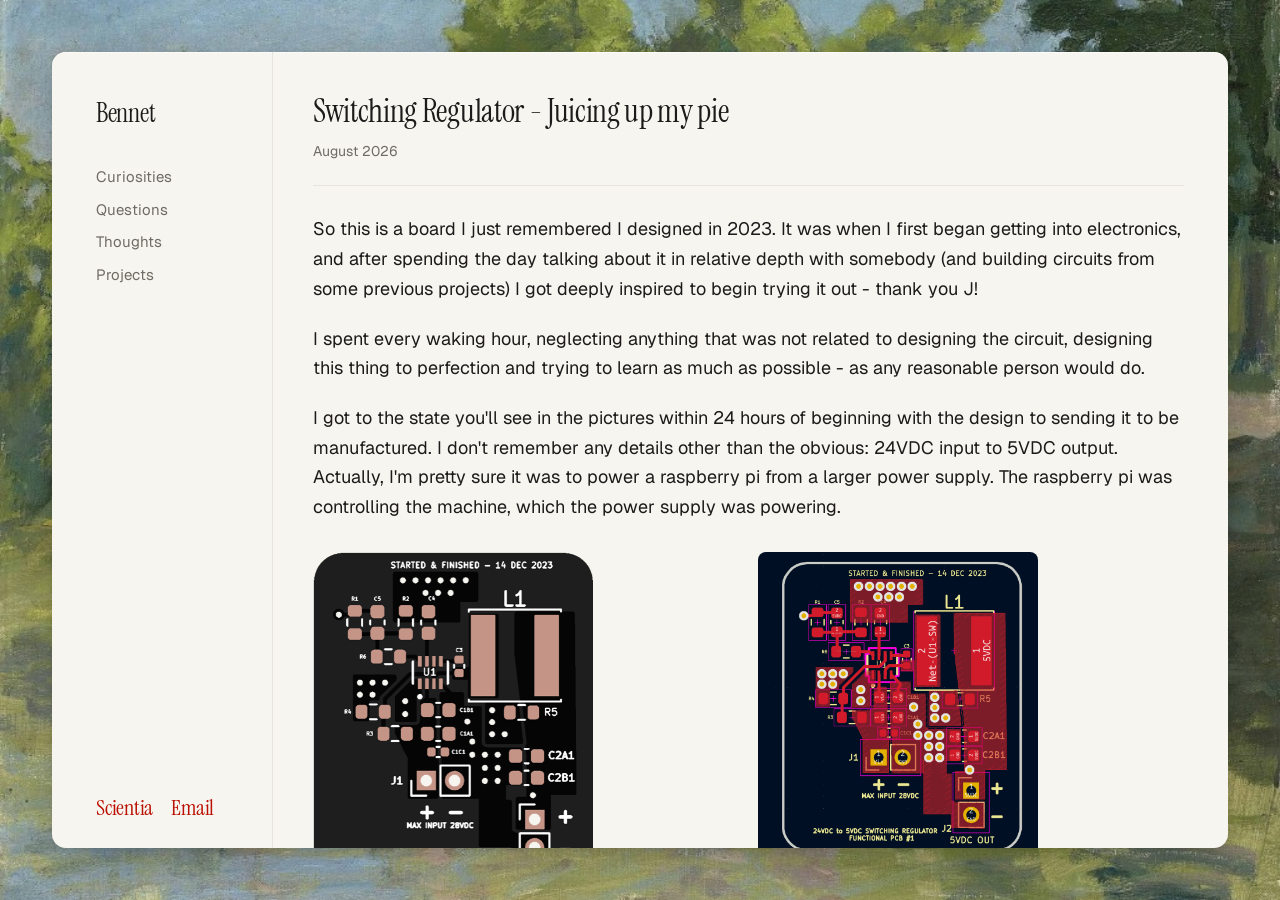
<file: Essays/Switching Regulator.html>
<!doctype html>
<html lang="en">
<head>
  <meta charset="utf-8">
  <meta name="viewport" content="width=device-width, initial-scale=1">
  <!-- The <title> shows in the browser tab. Match it to your essay. -->
  <title>Switching Regulator — Bennet</title>
  <link rel="stylesheet" href="../style.css">
</head>
<body>
  <div class="layout">

    <aside class="sidebar">
      <div class="site-name"><a href="../index.html">Bennet</a></div>
      <nav class="nav">
        <a href="../curiosities.html">Curiosities</a>
        <a href="../questions.html">Questions</a>
        <a href="../thoughts.html">Thoughts</a>
        <a href="../projects.html">Projects</a>
      </nav>
      <div class="company-link"><a href="https://scientia.bennetsc.com">Scientia</a><a href="mailto:bennet@bennetsc.com">Email</a></div>
    </aside>

    <main class="content">
      <article>
        <!-- ===== Essay starts here ===== -->
        <h1>Switching Regulator - Juicing up my pie</h1>
        <p class="meta">August 2026</p>

          <p>So this is a board I just remembered I designed in 2023. It was when I first began getting into electronics, and after spending the day talking about it in relative depth with somebody (and building circuits from some previous projects) I got deeply inspired to begin trying it out - thank you J! </p>
          <p>I spent every waking hour, neglecting anything that was not related to designing the circuit, designing this thing to perfection and trying to learn as much as possible - as any reasonable person would do. </p>
          <p>I got to the state you'll see in the pictures within 24 hours of beginning with the design to sending it to be manufactured. I don't remember any details other than the obvious: 24VDC input to 5VDC output. Actually, I'm pretty sure it was to power a raspberry pi from a larger power supply. The raspberry pi was controlling the machine, which the power supply was powering. </p>

          <div class="essay-gallery">
          <figure class="essay-figure">
            <img src="../assets/SR1.png" alt="Switching regulator PCB design" loading="lazy">
          </figure>
            <figure>
              <img src="../assets/SR2.png" alt="Alternate view of the switching regulator PCB" loading="lazy">
            </figure>
            <figure>
              <img src="../assets/SR3.jpeg" alt="Manufactured switching regulator circuit board" loading="lazy">
            </figure>
          </div>

        <!-- ===== Essay ends here ===== -->

        <!-- This back-link returns to the section. Point it at whichever
             section the essay belongs to. -->
        <a class="back" href="../projects.html">&larr; Projects</a>
      </article>
    </main>

  </div>
</body>
</html>
</file>
<file: style.css>
/* ============================================================
   Personal site — villa background with framed pages.

   Edit the look by changing the variables below;
   everything else follows.
   ============================================================ */

@import url("https://fonts.googleapis.com/css2?family=Geist+Mono:wght@400;500&family=Geist:wght@400;500;600;700&family=Instrument+Serif:ital@0;1&display=swap");

:root {
  --ink:        #1c1b19;   /* main text                          */
  --ink-soft:   #6f6c65;   /* muted text: descriptions, dates     */
  --paper:      #f7f5f0;   /* solid inner page / fallback         */
  --link:       #345776;   /* restrained ink-blue for links        */
  --link-hover: #213b52;   /* darker on hover                      */
  --rule:       #e7e4dd;   /* hairline dividers                    */
  --measure:    640px;     /* reading width for essays             */
  --sidebar:    220px;     /* sidebar width                        */
  --frame:      52px;      /* painting margin around inner page   */

  --font-geist-sans: "Geist", -apple-system, BlinkMacSystemFont, "Segoe UI", sans-serif;
  --font-display:    "Instrument Serif", Georgia, "Iowan Old Style", serif;
  --font-geist-mono: "Geist Mono", ui-monospace, "SF Mono", Menlo, monospace;
}

* { box-sizing: border-box; }
html { -webkit-text-size-adjust: 100%; }

body {
  margin: 0;
  height: 100vh;
  padding: var(--frame);
  overflow: hidden;
  background-color: var(--paper);
  background-image: url("assets/villa.jpg");
  background-position: center;
  background-size: cover;
  background-repeat: no-repeat;
  background-attachment: fixed;
  color: var(--ink);
  font-family: var(--font-geist-sans);
  font-size: 18px;
  line-height: 1.65;
  -webkit-font-smoothing: antialiased;
  text-rendering: optimizeLegibility;
}

code, kbd, pre, samp {
  font-family: var(--font-geist-mono);
}

a { color: var(--link); }
a:hover { color: var(--link-hover); }

/* ---- Framed layout: sidebar + content ----------------------- */
.layout {
  display: flex;
  align-items: stretch;
  max-width: none;
  width: 100%;
  height: calc(100vh - (var(--frame) * 2));
  margin: 0;
  padding: 0;
  gap: 0;
  background: var(--paper);
  border-radius: 14px;
  box-shadow:
    0 1px 0 rgba(255, 255, 255, 0.65) inset,
    0 12px 40px rgba(0, 0, 0, 0.18),
    0 2px 8px rgba(0, 0, 0, 0.08);
  overflow: hidden;
}

.sidebar {
  width: var(--sidebar);
  flex: 0 0 var(--sidebar);
  align-self: stretch;
  display: flex;
  flex-direction: column;
  overflow: hidden;
  padding: 40px 36px 22px 44px;
}

.content {
  flex: 1 1 auto;
  min-width: 0;
  min-height: 0;
  overflow-y: auto;
  padding: 40px 44px 56px 40px;
  border-left: 1px solid var(--rule);
  scrollbar-width: none; /* Firefox */
  -ms-overflow-style: none; /* legacy Edge */
}
.content::-webkit-scrollbar {
  display: none; /* Chrome, Safari */
}

/* Horizontal rule under intro / header / essay meta */
.content > .lede,
.content > .description,
.content > article > .meta {
  border-bottom: 1px solid var(--rule);
  padding-bottom: 22px;
  margin-bottom: 28px;
}

/* ---- Sidebar ------------------------------------------------ */
.site-name {
  font-family: var(--font-display);
  font-size: 26px;
  font-weight: 400;
  letter-spacing: -0.01em;
  margin: 0 0 30px 0;
}
.site-name a { color: var(--ink); text-decoration: none; }
.site-name a:hover { color: var(--ink); }

.company-link {
  display: flex;
  align-items: baseline;
  gap: 18px;
  font-family: var(--font-display);
  font-size: 22px;
  font-weight: 400;
  letter-spacing: -0.01em;
  margin-top: auto;
  padding-top: 14px;
}
.company-link a { color: #BA1000; text-decoration: none; }
.company-link a:hover { color: #BA1000; }

/* ---- Plain text nav links ----------------------------------- */
.nav {
  display: flex;
  flex-direction: column;
  gap: 8px;
}
.nav a {
  display: inline-block;
  color: var(--ink-soft);
  background: none;
  text-decoration: none;
  font-size: 15px;
  font-family: var(--font-geist-sans);
  font-weight: 400;
  text-align: left;
  padding: 0;
  border: none;
  border-radius: 0;
  box-shadow: none;
  transition: color 0.15s ease;
}
.nav a:hover {
  color: var(--ink);
  background: none;
  transform: none;
  box-shadow: none;
}
.nav a.active {
  color: var(--ink);
  font-weight: 500;
  background: none;
  text-decoration: none;
  box-shadow: none;
  border: none;
}

/* ---- Content ------------------------------------------------ */
h1 {
  font-family: var(--font-display);
  font-size: 32px;
  font-weight: 400;
  line-height: 1.2;
  letter-spacing: -0.01em;
  margin: 0 0 10px 0;
}

.lede {
  font-size: 19px;
  margin: 0 0 26px 0;
}

/* the one-line blurb under a section heading */
.description {
  color: var(--ink-soft);
  font-size: 17px;
  max-width: 34em;
  margin: 0 0 38px 0;
}

/* ---- About sections on the index --------------------------- */
.about-section {
  margin: 0 0 36px 0;
  max-width: 38em;
}

.about-section h2 {
  font-family: var(--font-display);
  font-size: 24px;
  font-weight: 400;
  line-height: 1.25;
  margin: 0 0 14px 0;
  color: #BA1000;
}

.about-section ul {
  list-style: disc;
  margin: 0;
  padding: 0 0 0 1.25em;
}

.about-section li {
  margin: 0 0 10px 0;
  padding-left: 0.15em;
}

.about-section li:last-child {
  margin-bottom: 0;
}

.about-section .philosophy {
  list-style: none;
  padding-left: 0;
}

.about-section .philosophy li {
  margin: 0 0 16px 0;
  padding-left: 0;
}

.about-section .philosophy strong {
  font-weight: 600;
  color: var(--ink);
}

/* ---- Directory / content list links ------------------------- */
.content > li > a,
.content li > a,
.essays a {
  text-decoration: none;
}
.content > li > a:hover,
.content li > a:hover,
.essays a:hover {
  text-decoration: none;
}

.essays { list-style: none; margin: 0; padding: 0; }
.essays li { margin: 0 0 14px 0; }
.essays a {
  font-size: 19px;
}
.essays .date {
  color: var(--ink-soft);
  font-style: italic;
  font-size: 14px;
  margin-left: 8px;
}

.empty { color: var(--ink-soft); font-style: italic; }

/* ---- Essay body --------------------------------------------- */
article .meta {
  color: var(--ink-soft);
  font-size: 14px;
  margin: 0 0 32px 0;
}
article p { margin: 0 0 20px 0; }
article h2 {
  font-family: var(--font-display);
  font-size: 24px;
  font-weight: 400;
  margin: 38px 0 12px 0;
}
article blockquote {
  margin: 24px 0;
  padding: 0 0 0 18px;
  border-left: 2px solid var(--rule);
  color: var(--ink-soft);
  font-style: italic;
}

.essay-figure,
.essay-gallery figure {
  margin: 30px 0;
}

.essay-figure img,
.essay-gallery img {
  display: block;
  width: min(100%, 280px);
  height: auto;
  border-radius: 8px;
}

.essay-figure figcaption,
.essay-gallery figcaption {
  margin-top: 8px;
  color: var(--ink-soft);
  font-size: 14px;
  line-height: 1.4;
}

.essay-gallery {
  display: grid;
  grid-template-columns: repeat(2, minmax(0, 1fr));
  gap: 18px;
  margin: 30px 0;
}

.essay-gallery figure {
  margin: 0;
}

.back {
  display: inline-block;
  margin-top: 48px;
  font-size: 15px;
  text-decoration: none;
}
.back:hover { text-decoration: none; }

/* ---- Mobile ------------------------------------------------- */
@media (max-width: 720px) {
  /* fixed backgrounds are unreliable on mobile browsers */
  body { background-attachment: scroll; }

  :root { --frame: 18px; }

  .layout {
    flex-direction: column;
    padding: 0;
    gap: 0;
    height: calc(100vh - (var(--frame) * 2));
    border-radius: 12px;
  }

  .sidebar {
    width: auto;
    flex: 0 0 auto;
    align-self: stretch;
    overflow: visible;
    padding: 28px 22px 22px;
    border-right: none;
    border-bottom: 1px solid var(--rule);
  }

  .content {
    flex: 1 1 auto;
    min-height: 0;
    max-width: none;
    overflow-y: auto;
    padding: 22px 22px 40px;
    border-left: none;
  }

  .site-name { margin-bottom: 14px; }
  .company-link {
    margin-top: 18px;
    padding-top: 0;
    font-size: 18px;
  }
  .nav {
    flex-direction: row;
    flex-wrap: wrap;
    gap: 10px 18px;
  }
  .nav a {
    padding: 0;
    font-size: 14px;
  }

  .essay-gallery {
    grid-template-columns: 1fr;
  }
}
</file>
